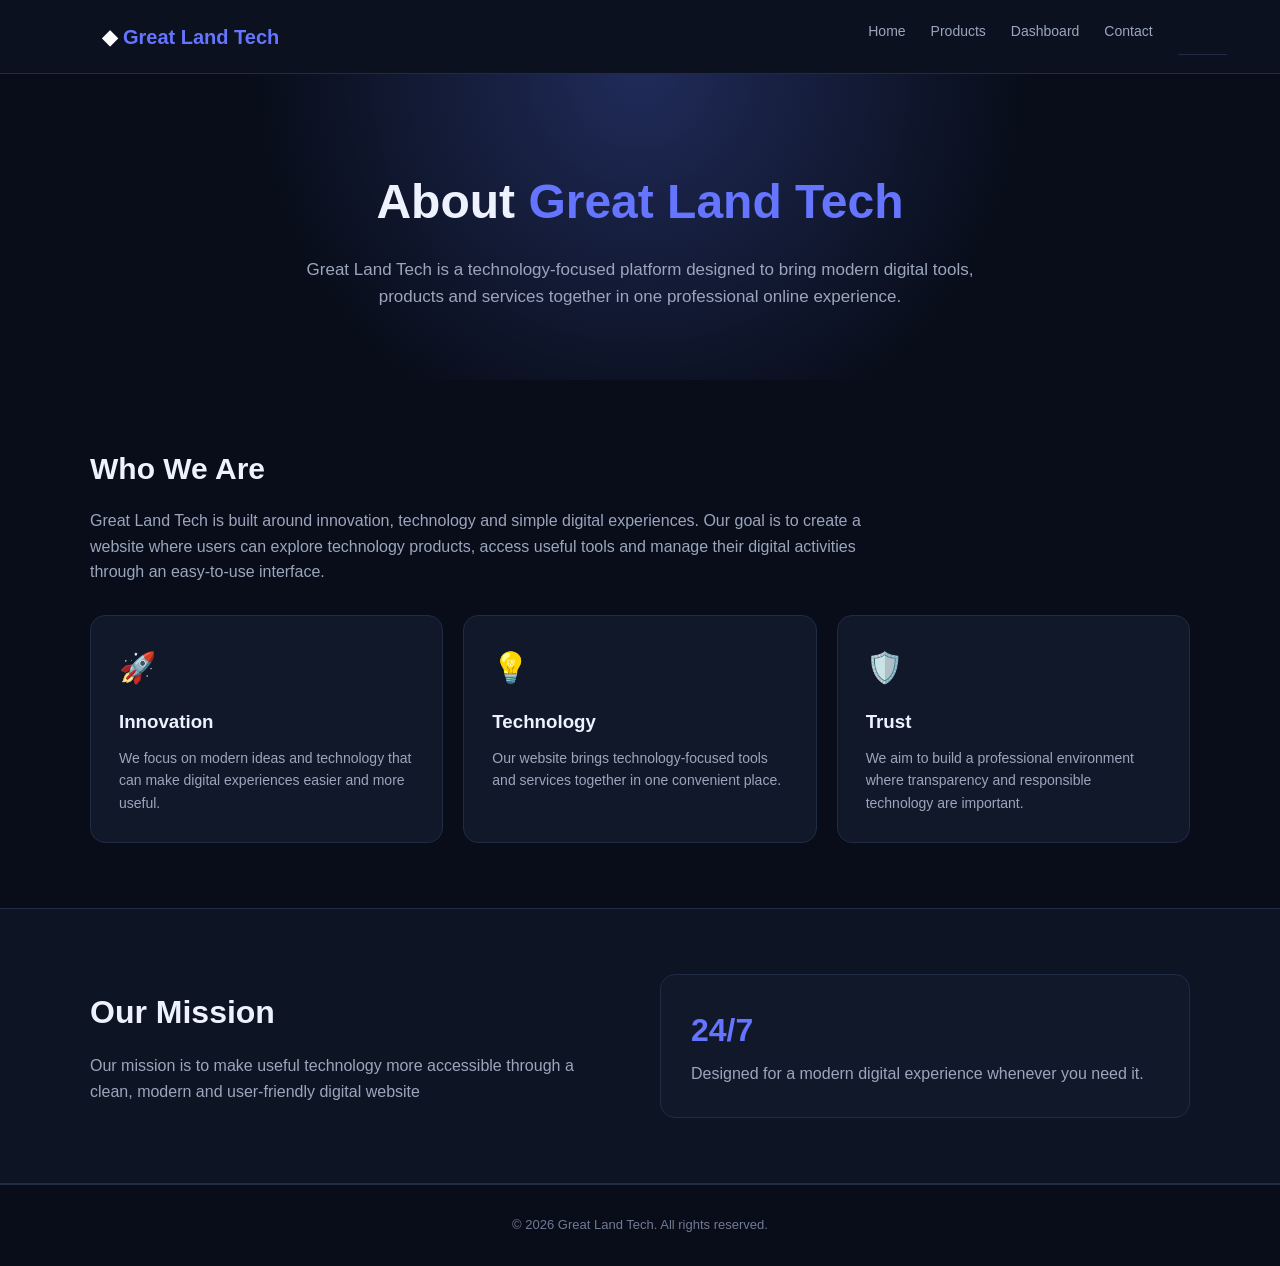
<file: about.html>
<!DOCTYPE html>
<html lang="en">
<head>
    <meta charset="UTF-8">
    <meta name="viewport" content="width=device-width, initial-scale=1.0">

    <title>About Us - Great Land Tech</title>

    <style>
        * {
            box-sizing: border-box;
            margin: 0;
            padding: 0;
        }

        body {
            font-family: Arial, Helvetica, sans-serif;
            background: #080d19;
            color: #eef2ff;
            line-height: 1.6;
        }

        /* NAVIGATION */
        nav {
            background: #0b111f;
            border-bottom: 1px solid #202b45;
            padding: 18px 8%;
            display: flex;
            justify-content: space-between;
            align-items: center;
        }

        .logo {
            font-size: 20px;
            font-weight: bold;
            color: white;
        }

        .logo span {
            color: #6575ff;
        }

        nav ul {
            display: flex;
            list-style: none;
            gap: 25px;
        }

        nav a {
            color: #9ba6bd;
            text-decoration: none;
            font-size: 14px;
            transition: 0.3s;
        }

        nav a:hover,
        nav a.active {
            color: white;
        }

        /* HERO */
        .hero {
            text-align: center;
            padding: 90px 20px 70px;
            background:
                radial-gradient(circle at top, #202b59, transparent 55%);
        }

        .hero h1 {
            font-size: 48px;
            margin-bottom: 15px;
        }

        .hero h1 span {
            color: #6575ff;
        }

        .hero p {
            max-width: 700px;
            margin: auto;
            color: #9ba6bd;
            font-size: 17px;
        }

        /* CONTENT */
        .container {
            width: 90%;
            max-width: 1100px;
            margin: auto;
        }

        .section {
            padding: 65px 0;
        }

        .section h2 {
            font-size: 30px;
            margin-bottom: 15px;
        }

        .section p {
            color: #9ba6bd;
            max-width: 800px;
        }

        /* CARDS */
        .cards {
            display: grid;
            grid-template-columns: repeat(3, 1fr);
            gap: 20px;
            margin-top: 30px;
        }

        .card {
            background: #11182a;
            border: 1px solid #202b45;
            border-radius: 15px;
            padding: 28px;
            transition: 0.3s;
        }

        .card:hover {
            transform: translateY(-5px);
            border-color: #6575ff;
        }

        .card .icon {
            font-size: 30px;
            margin-bottom: 15px;
        }

        .card h3 {
            margin-bottom: 10px;
        }

        .card p {
            font-size: 14px;
        }

        /* MISSION */
        .mission {
            background: #0d1424;
            border-top: 1px solid #202b45;
            border-bottom: 1px solid #202b45;
        }

        .mission-box {
            display: grid;
            grid-template-columns: 1fr 1fr;
            gap: 40px;
            align-items: center;
        }

        .mission-box h2 {
            font-size: 32px;
        }

        .highlight {
            background: #11182a;
            border: 1px solid #202b45;
            border-radius: 15px;
            padding: 30px;
        }

        .highlight strong {
            display: block;
            font-size: 32px;
            color: #6575ff;
            margin-bottom: 5px;
        }

        /* FOOTER */
        footer {
            text-align: center;
            padding: 30px;
            background: #080d19;
            border-top: 1px solid #202b45;
            color: #6f7b93;
            font-size: 13px;
        }

        /* MOBILE */
        @media (max-width: 750px) {

            nav {
                flex-direction: column;
                gap: 15px;
            }

            nav ul {
                gap: 12px;
                flex-wrap: wrap;
                justify-content: center;
            }

            .hero h1 {
                font-size: 36px;
            }

            .cards {
                grid-template-columns: 1fr;
            }

            .mission-box {
                grid-template-columns: 1fr;
            }
        }
    </style>
</head>

<body>

    <!-- NAVIGATION -->
    <nav>

        <div class="logo">
            ◆ <span>Great Land Tech</span>
        </div>

        <ul>
            <li><a href="index.html">Home</a></li>
            <li><a href="product.html">Products</a></li>
            <li><a href="dashboard.html">Dashboard</a></li>
            <li><a href="contact.html">Contact</a></li>
         <nav> 
            <a href="index.html"></a>
            <a href="product.html"></a>
            <a href="dashboard.html"></a>
        
        </nav>
        </ul>

    </nav>


    <!-- HERO -->
    <section class="hero">

        <h1>About <span>Great Land Tech</span></h1>

        <p>
            Great Land Tech is a technology-focused platform designed
            to bring modern digital tools, products and services together
            in one professional online experience.
        </p>

    </section>


    <!-- WHO WE ARE -->
    <section class="section">

        <div class="container">

            <h2>Who We Are</h2>

            <p>
                Great Land Tech is built around innovation, technology
                and simple digital experiences. Our goal is to create
                a website where users can explore technology products,
                access useful tools and manage their digital activities
                through an easy-to-use interface.
            </p>


            <div class="cards">

                <div class="card">
                    <div class="icon">🚀</div>
                    <h3>Innovation</h3>

                    <p>
                        We focus on modern ideas and technology that
                        can make digital experiences easier and more
                        useful.
                    </p>
                </div>


                <div class="card">
                    <div class="icon">💡</div>
                    <h3>Technology</h3>

                    <p>
                        Our website brings technology-focused tools
                        and services together in one convenient place.
                    </p>
                </div>


                <div class="card">
                    <div class="icon">🛡️</div>
                    <h3>Trust</h3>

                    <p>
                        We aim to build a professional environment
                        where transparency and responsible technology
                        are important.
                    </p>
                </div>

            </div>

        </div>

    </section>


    <!-- MISSION -->
    <section class="section mission">

        <div class="container">

            <div class="mission-box">

                <div>
                    <h2>Our Mission</h2>

                    <p>
                        Our mission is to make useful technology more
                        accessible through a clean, modern and
                        user-friendly digital website
                    </p>
                </div>


                <div class="highlight">

                    <strong>24/7</strong>

                    <p>
                        Designed for a modern digital experience
                        whenever you need it.
                    </p>

                </div>

            </div>

        </div>

    </section>


    <!-- FOOTER -->
    <footer>

        © 2026 Great Land Tech. All rights reserved.

    </footer>

</body>
</html>
</file>
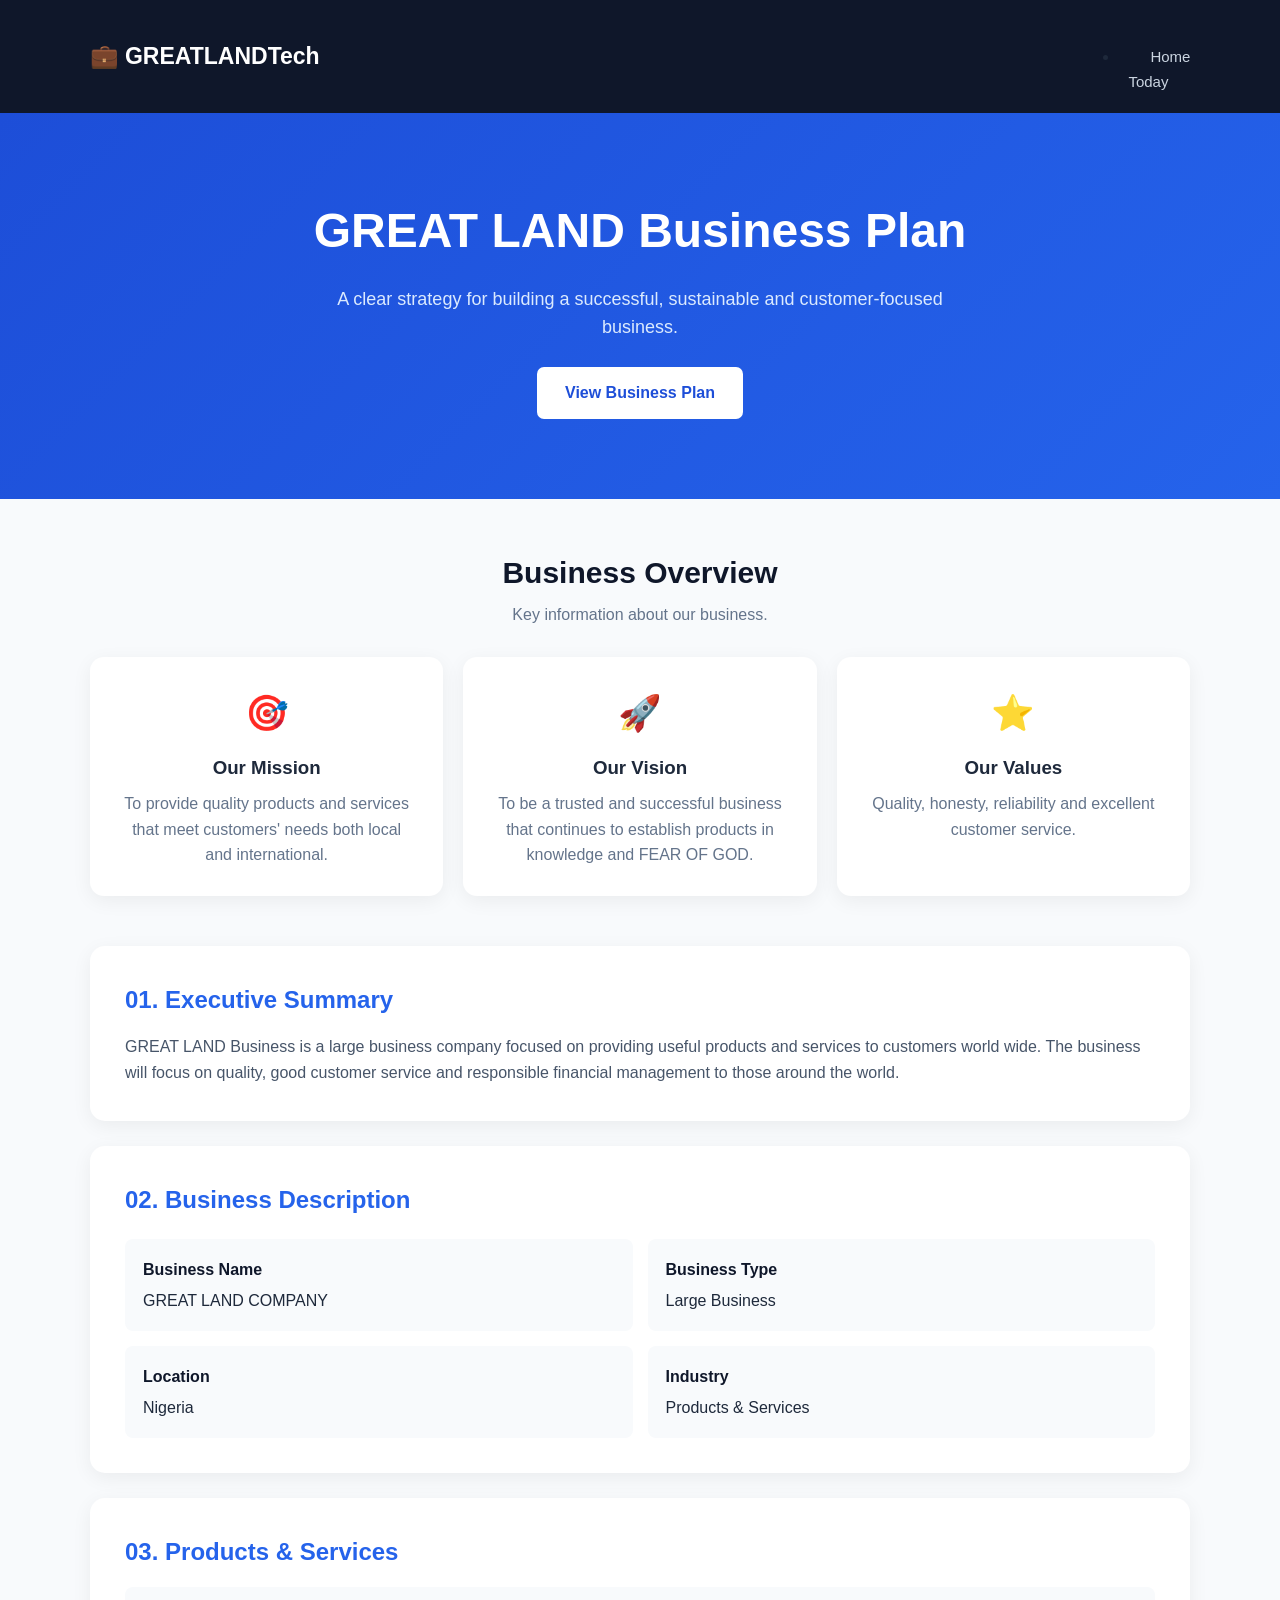
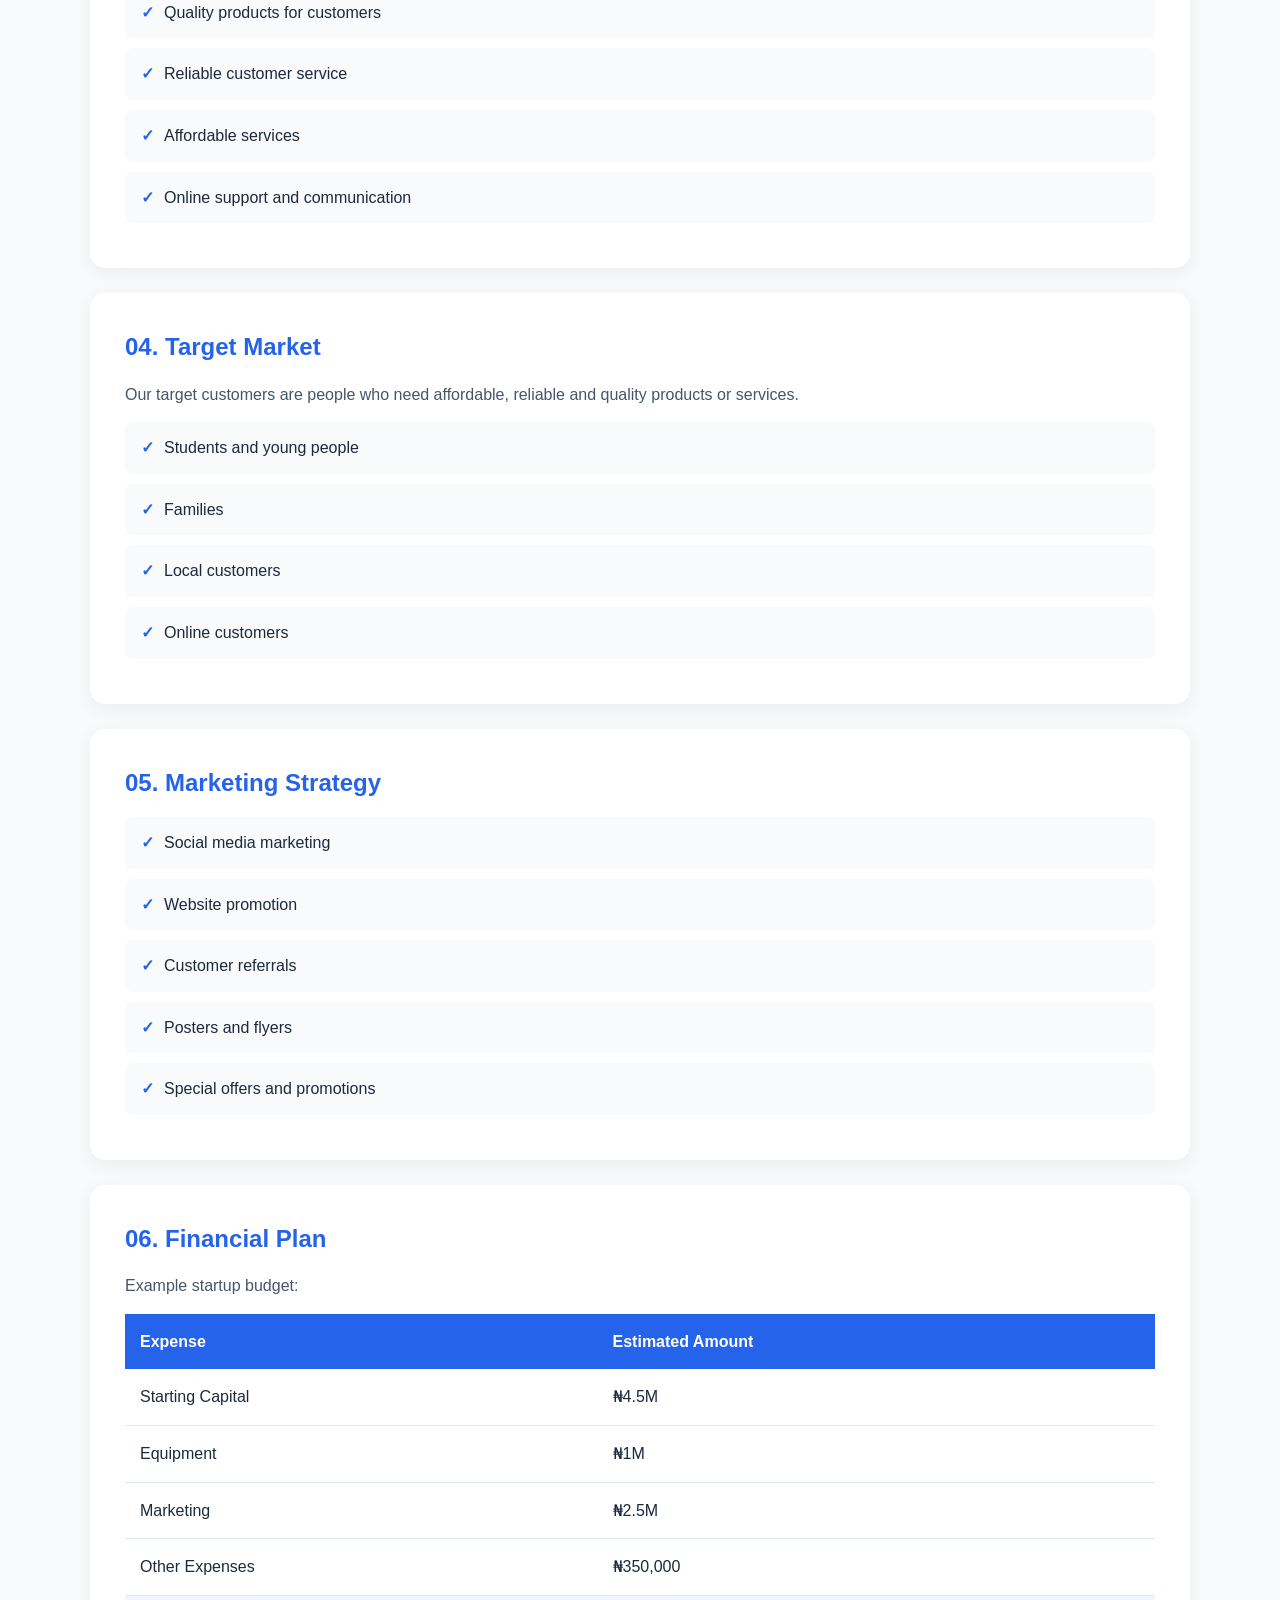
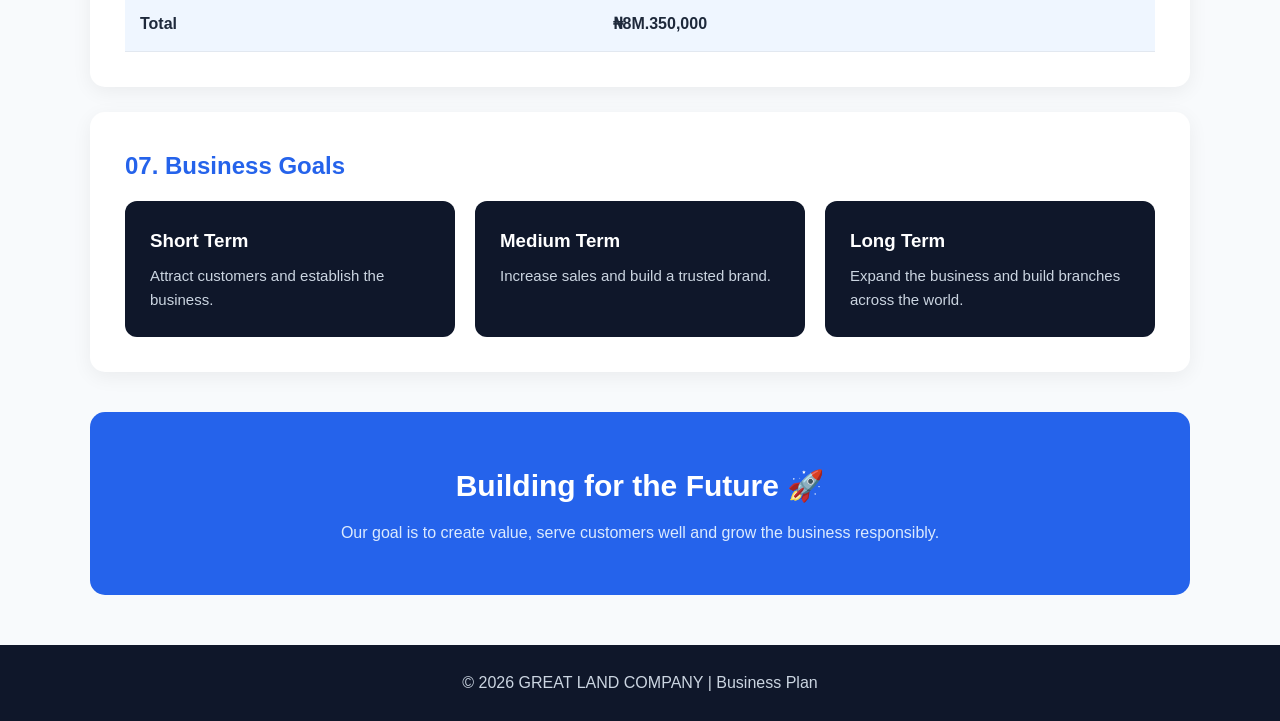
<file: business-plan.html>
<!DOCTYPE html>
<html lang="en">
<head>
    <meta charset="UTF-8">
    <meta name="viewport" content="width=device-width, initial-scale=1.0">

    <title>Business Plan | GREAT LAND COMPANY</title>

    <style>
        * {
            margin: 0;
            padding: 0;
            box-sizing: border-box;
        }

        body {
            font-family: Arial, Helvetica, sans-serif;
            background: #f8fafc;
            color: #1e293b;
            line-height: 1.6;
        }

        /* NAVIGATION */
        nav {
            background: #0f172a;
            padding: 18px 7%;
            display: flex;
            justify-content: space-between;
            align-items: center;
        }

        .logo {
            color: white;
            font-size: 23px;
            font-weight: bold;
        }

        nav a {
            color: #cbd5e1;
            text-decoration: none;
            margin-left: 25px;
            font-size: 15px;
        }

        nav a:hover {
            color: white;
        }

        /* HERO */
        .hero {
            background: linear-gradient(135deg, #1d4ed8, #2563eb);
            color: white;
            padding: 80px 20px;
            text-align: center;
        }

        .hero h1 {
            font-size: 48px;
            margin-bottom: 15px;
        }

        .hero p {
            max-width: 650px;
            margin: auto;
            font-size: 18px;
            color: #dbeafe;
        }

        .hero-button {
            display: inline-block;
            margin-top: 25px;
            padding: 13px 28px;
            background: white;
            color: #1d4ed8;
            text-decoration: none;
            border-radius: 7px;
            font-weight: bold;
        }

        /* CONTAINER */
        .container {
            width: 92%;
            max-width: 1100px;
            margin: 50px auto;
        }

        /* SECTION TITLE */
        .section-title {
            text-align: center;
            margin-bottom: 30px;
        }

        .section-title h2 {
            font-size: 30px;
            color: #0f172a;
        }

        .section-title p {
            color: #64748b;
            margin-top: 5px;
        }

        /* OVERVIEW CARDS */
        .overview {
            display: grid;
            grid-template-columns: repeat(3, 1fr);
            gap: 20px;
            margin-bottom: 50px;
        }

        .overview-card {
            background: white;
            padding: 28px;
            border-radius: 14px;
            text-align: center;
            box-shadow: 0 5px 20px rgba(0,0,0,0.06);
        }

        .overview-card .icon {
            font-size: 35px;
            margin-bottom: 12px;
        }

        .overview-card h3 {
            margin-bottom: 8px;
        }

        .overview-card p {
            color: #64748b;
        }

        /* CONTENT CARD */
        .card {
            background: white;
            padding: 35px;
            border-radius: 15px;
            margin-bottom: 25px;
            box-shadow: 0 5px 20px rgba(0,0,0,0.06);
        }

        .card h2 {
            color: #2563eb;
            margin-bottom: 15px;
        }

        .card p {
            color: #475569;
        }

        /* BUSINESS INFO */
        .info-grid {
            display: grid;
            grid-template-columns: repeat(2, 1fr);
            gap: 15px;
            margin-top: 20px;
        }

        .info {
            background: #f8fafc;
            padding: 18px;
            border-radius: 8px;
        }

        .info strong {
            display: block;
            color: #0f172a;
            margin-bottom: 5px;
        }

        /* LIST */
        .list {
            list-style: none;
            margin-top: 15px;
        }

        .list li {
            background: #f8fafc;
            padding: 13px 16px;
            margin-bottom: 10px;
            border-radius: 8px;
        }

        .list li::before {
            content: "✓";
            color: #2563eb;
            font-weight: bold;
            margin-right: 10px;
        }

        /* FINANCIAL TABLE */
        .table-container {
            overflow-x: auto;
        }

        table {
            width: 100%;
            border-collapse: collapse;
            margin-top: 15px;
        }

        th {
            background: #2563eb;
            color: white;
            padding: 15px;
            text-align: left;
        }

        td {
            padding: 15px;
            border-bottom: 1px solid #e2e8f0;
        }

        tr:hover {
            background: #f8fafc;
        }

        .total {
            font-weight: bold;
            background: #eff6ff;
        }

        /* GOALS */
        .goals {
            display: grid;
            grid-template-columns: repeat(3, 1fr);
            gap: 20px;
        }

        .goal {
            background: #0f172a;
            color: white;
            padding: 25px;
            border-radius: 12px;
        }

        .goal h3 {
            margin-bottom: 8px;
        }

        .goal p {
            color: #cbd5e1;
            font-size: 15px;
        }

        /* CTA */
        .cta {
            background: #2563eb;
            color: white;
            text-align: center;
            padding: 50px 20px;
            border-radius: 15px;
            margin-top: 40px;
        }

        .cta h2 {
            font-size: 30px;
            margin-bottom: 10px;
        }

        .cta p {
            color: #dbeafe;
        }

        /* FOOTER */
        footer {
            background: #0f172a;
            color: #cbd5e1;
            text-align: center;
            padding: 25px;
            margin-top: 50px;
        }

        /* MOBILE */
        @media (max-width: 800px) {

            nav {
                flex-direction: column;
                gap: 15px;
            }

            nav a {
                margin: 0 8px;
            }

            .hero h1 {
                font-size: 35px;
            }

            .overview,
            .goals {
                grid-template-columns: 1fr;
            }

            .info-grid {
                grid-template-columns: 1fr;
            }
        }
    </style>
</head>

<body>

    <!-- NAVIGATION -->
    <nav>
        <div class="logo">💼 GREATLANDTech</div>

        <div>
            <a href="index.html"></a>
            <li><a href="index.html">Home</a></li>
            <a href="today.html">Today</a>
            
        </div>
    </nav>


    <!-- HERO -->
    <section class="hero">

        <h1>GREAT LAND Business Plan</h1>

        <p>
            A clear strategy for building a successful,
            sustainable and customer-focused business.
        </p>

        <a href="#plan" class="hero-button">
            View Business Plan
        </a>

    </section>


    <main class="container" id="plan">

        <!-- OVERVIEW -->
        <div class="section-title">
            <h2>Business Overview</h2>
            <p>Key information about our business.</p>
        </div>

        <section class="overview">

            <div class="overview-card">
                <div class="icon">🎯</div>
                <h3>Our Mission</h3>
                <p>
                    To provide quality products and services
                    that meet customers' needs both local and international.
                </p>
            </div>

            <div class="overview-card">
                <div class="icon">🚀</div>
                <h3>Our Vision</h3>
                <p>
                    To be a trusted and successful business
                    that continues to establish products in knowledge and FEAR OF GOD.
                </p>
            </div>

            <div class="overview-card">
                <div class="icon">⭐</div>
                <h3>Our Values</h3>
                <p>
                    Quality, honesty, reliability and excellent
                    customer service.
                </p>
            </div>

        </section>


        <!-- EXECUTIVE SUMMARY -->
        <section class="card">

            <h2>01. Executive Summary</h2>

            <p>
                GREAT LAND Business is a large business company focused on providing
                useful products and services to customers world wide. The business
                will focus on quality, good customer service and
                responsible financial management to those around the world.
            </p>

        </section>


        <!-- BUSINESS DESCRIPTION -->
        <section class="card">

            <h2>02. Business Description</h2>

            <div class="info-grid">

                <div class="info">
                    <strong>Business Name</strong>
                    GREAT LAND COMPANY
                </div>

                <div class="info">
                    <strong>Business Type</strong>
                    Large Business
                </div>

                <div class="info">
                    <strong>Location</strong>
                    Nigeria

                </div>

                <div class="info">
                    <strong>Industry</strong>
                    Products & Services
                </div>

            </div>

        </section>


        <!-- PRODUCTS -->
        <section class="card">

            <h2>03. Products & Services</h2>

            <ul class="list">
                <li>Quality products for customers</li>
                <li>Reliable customer service</li>
                <li>Affordable services</li>
                <li>Online support and communication</li>
            </ul>

        </section>


        <!-- TARGET MARKET -->
        <section class="card">

            <h2>04. Target Market</h2>

            <p>
                Our target customers are people who need affordable,
                reliable and quality products or services.
            </p>

            <ul class="list">
                <li>Students and young people</li>
                <li>Families</li>
                <li>Local customers</li>
                <li>Online customers</li>
            </ul>

        </section>


        <!-- MARKETING -->
        <section class="card">

            <h2>05. Marketing Strategy</h2>

            <ul class="list">
                <li>Social media marketing</li>
                <li>Website promotion</li>
                <li>Customer referrals</li>
                <li>Posters and flyers</li>
                <li>Special offers and promotions</li>
            </ul>

        </section>


        <!-- FINANCIAL PLAN -->
        <section class="card">

            <h2>06. Financial Plan</h2>

            <p>
                Example startup budget:
            </p>

            <div class="table-container">

                <table>

                    <tr>
                        <th>Expense</th>
                        <th>Estimated Amount</th>
                    </tr>

                    <tr>
                        <td>Starting Capital</td>
                        <td>₦4.5M</td>
                    </tr>

                    <tr>
                        <td>Equipment</td>
                        <td>₦1M</td>
                    </tr>

                    <tr>
                        <td>Marketing</td>
                        <td>₦2.5M</td>
</tr>

                    <tr>
                        <td>Other Expenses</td>
                        <td>₦350,000</td>
                    </tr>

                    <tr class="total">
                        <td>Total</td>
                        <td>₦8M.350,000</td>
                    </tr>

                </table>

            </div>

        </section>


        <!-- GOALS -->
        <section class="card">

            <h2>07. Business Goals</h2>

            <div class="goals">

                <div class="goal">
                    <h3>Short Term</h3>
                    <p>
                        Attract customers and establish the business.
                    </p>
                </div>

                <div class="goal">
                    <h3>Medium Term</h3>
                    <p>
                        Increase sales and build a trusted brand.
                    </p>
                </div>

                <div class="goal">
                    <h3>Long Term</h3>
                    <p>
                        Expand the business and build branches across the world.
                    </p>
                </div>

            </div>

        </section>


        <!-- CALL TO ACTION -->
        <section class="cta">

            <h2>Building for the Future 🚀</h2>

            <p>
                Our goal is to create value, serve customers well
                and grow the business responsibly.
            </p>

        </section>

    </main>


    <!-- FOOTER -->
    <footer>

        <p>© 2026 GREAT LAND COMPANY | Business Plan</p>

    </footer>

</body>
</html>
</file>
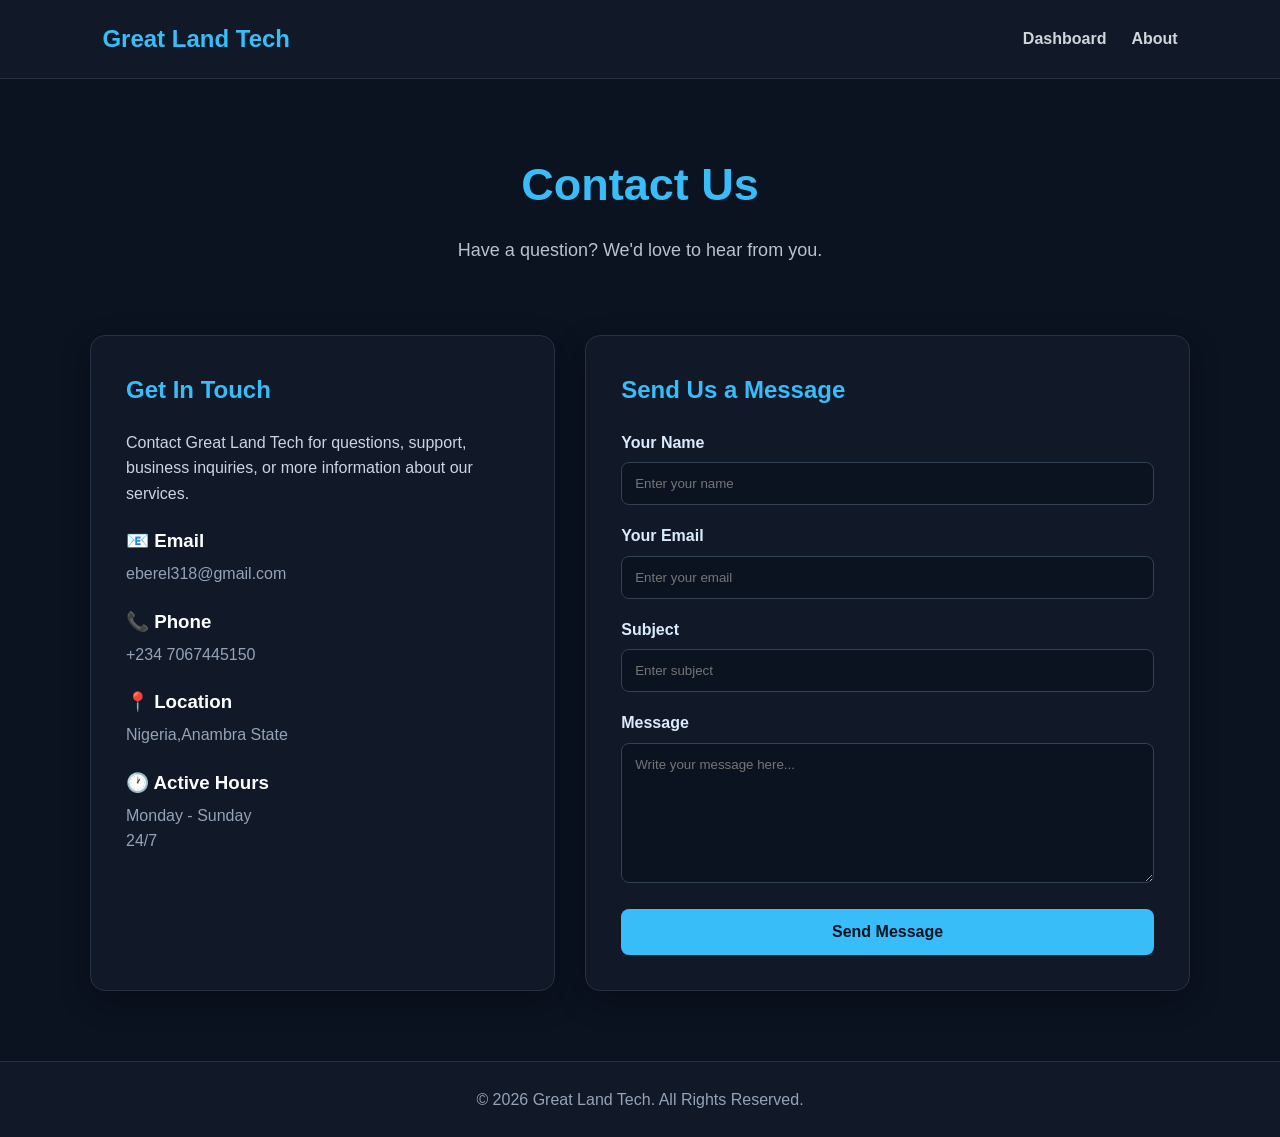
<file: contact.html>
<!DOCTYPE html>
<html lang="en">
<head>
    <meta charset="UTF-8">
    <meta name="viewport" content="width=device-width, initial-scale=1.0">

    <title>Contact Us - Great Land Tech</title>

    <style>
        * {
            margin: 0;
            padding: 0;
            box-sizing: border-box;
            font-family: Arial, sans-serif;
        }

        body {
            background: #0b1220;
            color: white;
            line-height: 1.6;
        }

        /* Navigation */
        nav {
            background: #111827;
            padding: 20px 8%;
            display: flex;
            justify-content: space-between;
            align-items: center;
            border-bottom: 1px solid #263244;
        }

        .logo {
            font-size: 24px;
            font-weight: bold;
            color: #38bdf8;
        }

        nav ul {
            list-style: none;
            display: flex;
            gap: 25px;
        }

        nav ul li a {
            color: #d1d5db;
            text-decoration: none;
            font-weight: bold;
            transition: 0.3s;
        }

        nav ul li a:hover {
            color: #38bdf8;
        }

        /* Hero */
        .hero {
            text-align: center;
            padding: 70px 20px 40px;
        }

        .hero h1 {
            font-size: 45px;
            margin-bottom: 15px;
            color: #38bdf8;
        }

        .hero p {
            color: #b8c2d1;
            font-size: 18px;
        }

        /* Contact Section */
        .contact-container {
            width: 90%;
            max-width: 1100px;
            margin: 30px auto 70px;
            display: grid;
            grid-template-columns: 1fr 1.3fr;
            gap: 30px;
        }

        .contact-info,
        .contact-form {
            background: #111827;
            padding: 35px;
            border-radius: 15px;
            border: 1px solid #263244;
            box-shadow: 0 10px 30px rgba(0, 0, 0, 0.25);
        }

        .contact-info h2,
        .contact-form h2 {
            margin-bottom: 20px;
            color: #38bdf8;
        }

        .contact-info p {
            color: #cbd5e1;
            margin-bottom: 20px;
        }

        .info-box {
            margin: 20px 0;
        }

        .info-box h3 {
            color: white;
            margin-bottom: 5px;
        }

        .info-box p {
            margin: 0;
            color: #94a3b8;
        }

        /* Form */
        .contact-form label {
            display: block;
            margin-bottom: 7px;
            color: #dbeafe;
            font-weight: bold;
        }

        .contact-form input,
        .contact-form textarea {
            width: 100%;
            padding: 13px;
            margin-bottom: 18px;
            background: #0b1220;
            color: white;
            border: 1px solid #334155;
            border-radius: 8px;
            outline: none;
        }

        .contact-form input:focus,
        .contact-form textarea:focus {
            border-color: #38bdf8;
        }

        .contact-form textarea {
            height: 140px;
            resize: vertical;
        }

        .submit-btn {
            width: 100%;
            padding: 14px;
            border: none;
            border-radius: 8px;
            background: #38bdf8;
            color: #06121f;
            font-size: 16px;
            font-weight: bold;
            cursor: pointer;
            transition: 0.3s;
        }

        .submit-btn:hover {
            background: #0ea5e9;
            transform: translateY(-2px);
        }

        /* Footer */
        footer {
            text-align: center;
            padding: 25px;
            background: #111827;
            border-top: 1px solid #263244;
            color: #94a3b8;
        }

        /* Mobile */
        @media (max-width: 768px) {
            nav {
                flex-direction: column;
                gap: 15px;
            }

            nav ul {
                flex-wrap: wrap;
                justify-content: center;
            }

            .hero h1 {
                font-size: 35px;
            }

            .contact-container {
                grid-template-columns: 1fr;
            }
        }
    </style>
</head>

<body>

    <!-- Navigation -->
    <nav>
        <div class="logo">Great Land Tech</div>

        <ul>
            <a href="dahboard.html"></a>
            <a href="products.html"></a>
            <li><a href="product.html"></a></li>
            <li><a href="dahboard.html">Dashboard</a></li>
            <li><a href="about.html">About</a></li>

        </ul>
    </nav>

    <!-- Hero -->
    <section class="hero">
        <h1>Contact Us</h1>
        <p>Have a question? We'd love to hear from you.</p>
    </section>

    <!-- Contact Content -->
    <section class="contact-container">

        <!-- Contact Information -->
        <div class="contact-info">
            <h2>Get In Touch</h2>

            <p>
                Contact Great Land Tech for questions, support,
                business inquiries, or more information about our services.
            </p>

            <div class="info-box">
                <h3>📧 Email</h3>
                <p>eberel318@gmail.com</p>
            </div>

            <div class="info-box">
                <h3>📞 Phone</h3>
                <p>+234 7067445150</p>
            </div>

            <div class="info-box">
                <h3>📍 Location</h3>
                <p>Nigeria,Anambra State</p>
            </div>

            <div class="info-box">
                <h3>🕐 Active Hours</h3>
                <p>Monday - Sunday</p>
                <p>24/7</p>
            </div>
        </div>

        <!-- Contact Form -->
        <div class="contact-form">
            <h2>Send Us a Message</h2>

            <form onsubmit="sendMessage(event)">

                <label for="name">Your Name</label>
                <input
                    type="text"
                    id="name"
                    placeholder="Enter your name"
                    required
                >

                <label for="email">Your Email</label>
                <input
                    type="email"
                    id="email"
                    placeholder="Enter your email"
                    required
                >

                <label for="subject">Subject</label>
                <input
                    type="text"
                    id="subject"
                    placeholder="Enter subject"
                    required
                >

                <label for="message">Message</label>
                <textarea
                    id="message"
                    placeholder="Write your message here..."
                    required
                ></textarea>

                <button type="submit" class="submit-btn">
                    Send Message
                </button>

            </form>
        </div>

    </section>

    <!-- Footer -->
    <footer>
        <p>© 2026 Great Land Tech. All Rights Reserved.</p>
    </footer>

    <!-- JavaScript -->
    <script>
        function sendMessage(event) {
            event.preventDefault();

            alert("Thank you! Your message has been received.");

            document.querySelector("form").reset();
        }
    </script>

</body>
</html>
</file>
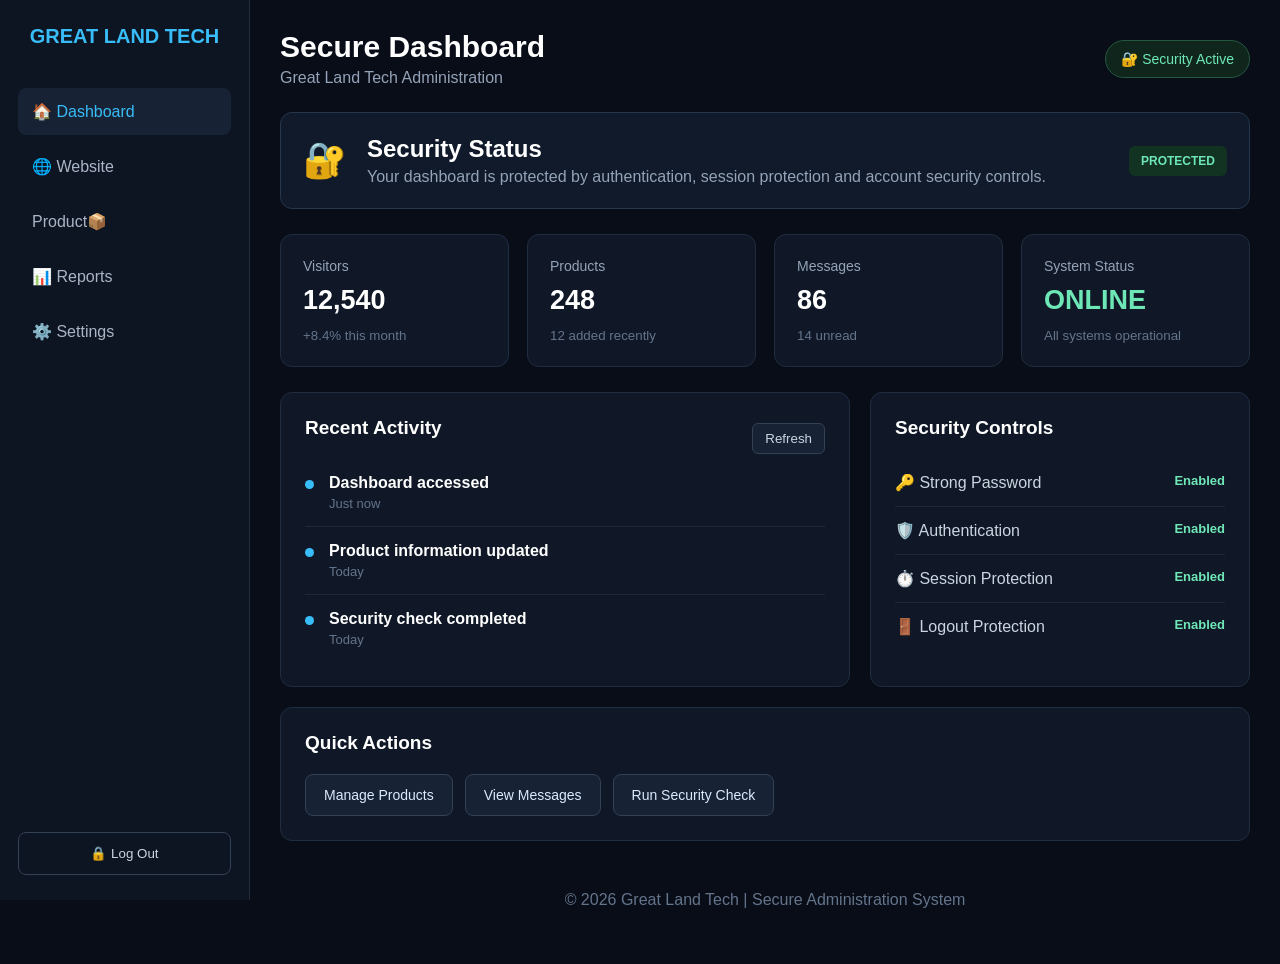
<file: dashboard.html>
<!DOCTYPE html>
<html lang="en">
<head>
    <meta charset="UTF-8">

    <!-- Basic browser security -->
    <meta name="viewport" content="width=device-width, initial-scale=1.0">

    <meta
        name="description"
        content="Great Land Tech secure administration dashboard"
    >

    <title>Great Land Tech - Secure Dashboard</title>

    <link rel="stylesheet" href="dashboard.css">
</head>

<body>

    <!-- SIDEBAR -->
    <aside class="sidebar">

        <div class="logo">
            GREAT LAND TECH
        </div>

        <nav>
            <a href="dashboard.html" class="active">
                🏠 Dashboard
            </a>

            <a href="index.html">
                🌐 Website
            </a>

                <a href="products.html">Product📦 </a>
            </a>

            <a href="#">
                📊 Reports
            </a>

                <a href="settings.html" class="settings-button">
             ⚙️ Settings
             </a>
    
        </nav>

        <button class="logout-btn" onclick="logout()">
            🔒 Log Out
        </button>

    </aside>


    <!-- MAIN CONTENT -->
    <main class="main">

        <!-- TOP BAR -->
        <header class="topbar">

            <div>
                <h1>Secure Dashboard</h1>
                <p>Great Land Tech Administration</p>
            </div>

            <div class="security-status">
                🔐 Security Active
            </div>

        </header>


        <!-- SECURITY WARNING -->
        <section class="security-card">

            <div class="security-icon">
                🔐
            </div>

            <div>
                <h2>Security Status</h2>

                <p>
                    Your dashboard is protected by authentication,
                    session protection and account security controls.
                </p>
            </div>

            <span class="protected">
                PROTECTED
            </span>

        </section>


        <!-- STATISTICS -->
        <section class="stats">

            <div class="stat-card">
                <span>Visitors</span>
                <strong>12,540</strong>
                <small>+8.4% this month</small>
            </div>

            <div class="stat-card">
                <span>Products</span>
                <strong>248</strong>
                <small>12 added recently</small>
            </div>

            <div class="stat-card">
                <span>Messages</span>
                <strong>86</strong>
                <small>14 unread</small>
            </div>

            <div class="stat-card">
                <span>System Status</span>
                <strong class="online">ONLINE</strong>
                <small>All systems operational</small>
            </div>

        </section>


        <!-- DASHBOARD GRID -->
        <section class="dashboard-grid">

            <!-- ACTIVITY -->
            <div class="panel">

                <div class="panel-header">
                    <h2>Recent Activity</h2>
                    <button onclick="refreshActivity()">
                        Refresh
                    </button>
                </div>

                <div id="activity">

                    <div class="activity">
                        <span class="dot"></span>
                        <div>
                            <strong>Dashboard accessed</strong>
                            <p>Just now</p>
                        </div>
                    </div>

                    <div class="activity">
                        <span class="dot"></span>
                        <div>
                            <strong>Product information updated</strong>
                            <p>Today</p>
                        </div>
                    </div>

                    <div class="activity">
                        <span class="dot"></span>
                        <div>
                            <strong>Security check completed</strong>
                            <p>Today</p>
                        </div>
                    </div>

                </div>

            </div>


            <!-- SECURITY -->
            <div class="panel">

                <h2>Security Controls</h2>

                <div class="security-item">
                    <span>🔑 Strong Password</span>
                    <b>Enabled</b>
                </div>

                <div class="security-item">
                    <span>🛡️ Authentication</span>
                    <b>Enabled</b>
                </div>

                <div class="security-item">
                    <span>⏱️ Session Protection</span>
                    <b>Enabled</b>
                </div>

                <div class="security-item">
                    <span>🚪 Logout Protection</span>
                    <b>Enabled</b>
                </div>

            </div>

        </section>


        <!-- QUICK ACTIONS -->
        <section class="panel quick-actions">

            <h2>Quick Actions</h2>

            <div class="buttons">

                <a href="product.html">
                    Manage Products
                </a>

                <a href="contact.html">
                    View Messages
                </a>

                <button onclick="securityCheck()">
                    Run Security Check
                </button>

            </div>

        </section>


        <!-- FOOTER -->
        <footer>
            <p>
                © 2026 Great Land Tech |
                Secure Administration System
            </p>
        </footer>

    </main>


    <!-- JAVASCRIPT -->
    <script>

        /*
         * SECURITY NOTE:
         * This JavaScript is only a front-end demonstration.
         * Do NOT store real passwords in this file.
         */

        function securityCheck() {

            alert(
                "Security check completed.\n\n" +
                "✓ Dashboard connection checked\n" +
                "✓ Session status checked\n" +
                "✓ Security controls checked"
            );
        }


        function refreshActivity() {

            alert("Activity information refreshed.");
        }


        function logout() {

            const confirmLogout =
                confirm("Are you sure you want to log out?");

            if (confirmLogout) {

                /*
                 * In a real application this should call
                 * the server to destroy the user's session.
                 */

                window.location.href = "index.html";
            }
        }

    </script>

</body>
</html>
</file>
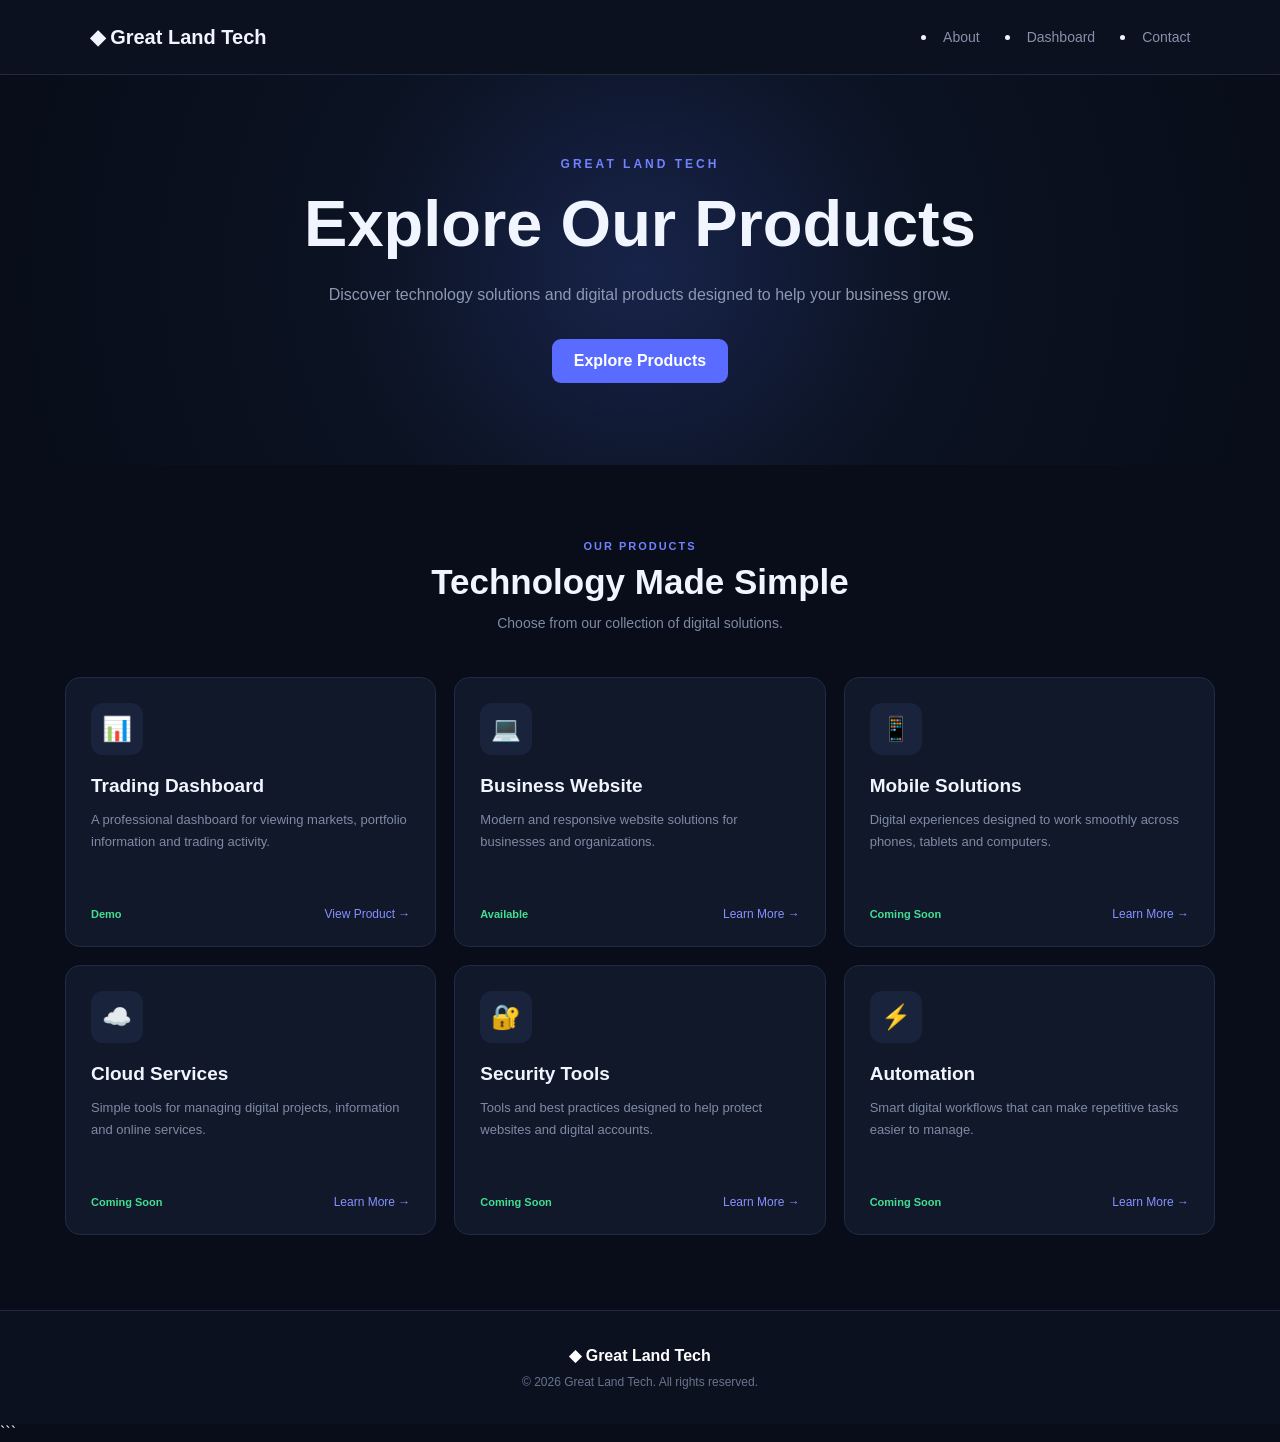
<file: products.html>
<!DOCTYPE html>
<html lang="en">
<head>
    <meta charset="UTF-8">
    <meta name="viewport" content="width=device-width, initial-scale=1.0">

    <title>Great Land Tech - Products</title>

    <!-- Connect your CSS file -->
    <link rel="stylesheet" href="product.css">
</head>

<body>

    <!-- HEADER -->
    <header class="header">

        <div class="logo">
            ◆ Great Land Tech
        </div>

        <nav>
            <a href="product.html"></a>
            <a href="contact.html"></a>
            <a href="about.html"></a>
            <li><a href="about.html">About</a></li>
            <li><a href="dashboard.html">Dashboard</a></li>
            <li><a href="contact.html">Contact</a></li>
        </nav>

    </header>


    <!-- HERO SECTION -->
    <section class="hero">

        <div class="hero-content">

            <p class="tag">GREAT LAND TECH</p>

            <h1>Explore Our Products</h1>

            <p>
                Discover technology solutions and digital products
                designed to help your business grow.
            </p>

            <a href="#products" class="hero-button">
                Explore Products
            </a>

        </div>

    </section>


    <!-- PRODUCTS -->
    <section class="products" id="products">

        <div class="section-title">

            <p>OUR PRODUCTS</p>

            <h2>Technology Made Simple</h2>

            <span>
                Choose from our collection of digital solutions.
            </span>

        </div>


        <div class="product-grid">


            <!-- PRODUCT 1 -->
            <article class="product-card">

                <div class="product-icon">
                    📊
                </div>

                <h3>Trading Dashboard</h3>

                <p>
                    A professional dashboard for viewing markets,
                    portfolio information and trading activity.
                </p>

                <div class="product-bottom">

                    <strong>Demo</strong>

                    <a href="index.html">
                        View Product →
                    </a>

                </div>

            </article>


            <!-- PRODUCT 2 -->
            <article class="product-card">

                <div class="product-icon">
                    💻
                </div>

                <h3>Business Website</h3>

                <p>
                    Modern and responsive website solutions
                    for businesses and organizations.
                </p>

                <div class="product-bottom">

                    <strong>Available</strong>

                    <a href="#">
                        Learn More →
                    </a>

                </div>

            </article>


            <!-- PRODUCT 3 -->
            <article class="product-card">

                <div class="product-icon">
                    📱
                </div>

                <h3>Mobile Solutions</h3>

                <p>
                    Digital experiences designed to work smoothly
                    across phones, tablets and computers.
                </p>

                <div class="product-bottom">

                    <strong>Coming Soon</strong>

                    <a href="#">
                        Learn More →
                    </a>

                </div>

            </article>


            <!-- PRODUCT 4 -->
            <article class="product-card">

                <div class="product-icon">
                    ☁️
                </div>

                <h3>Cloud Services</h3>

                <p>
                    Simple tools for managing digital projects,
                    information and online services.
                </p>

                <div class="product-bottom">

                    <strong>Coming Soon</strong>

                    <a href="#">
                        Learn More →
                    </a>

                </div>

            </article>


            <!-- PRODUCT 5 -->
            <article class="product-card">

                <div class="product-icon">
                    🔐
                </div>

                <h3>Security Tools</h3>

                <p>
                    Tools and best practices designed to help
                    protect websites and digital accounts.
                </p>

                <div class="product-bottom">

                    <strong>Coming Soon</strong>

                    <a href="#">
                        Learn More →
                    </a>

                </div>

            </article>


            <!-- PRODUCT 6 -->
            <article class="product-card">

                <div class="product-icon">
                    ⚡
                </div>

                <h3>Automation</h3>

                <p>
                    Smart digital workflows that can make
                    repetitive tasks easier to manage.
                </p>

                <div class="product-bottom">

                    <strong>Coming Soon</strong>

                    <a href="#">
                        Learn More →
                    </a>

                </div>

            </article>

        </div>

    </section>


    <!-- FOOTER -->
    <footer>

        <div class="footer-logo">
            ◆ Great Land Tech
        </div>

        <p>
            © 2026 Great Land Tech. All rights reserved.
        </p>

    </footer>


</body>
</html>
```
</file>
<file: dashboard.css>
* {
    margin: 0;
    padding: 0;
    box-sizing: border-box;
    font-family: Arial, sans-serif;
}

body {
    background: #080d18;
    color: #ffffff;
}


/* SIDEBAR */

.sidebar {
    position: fixed;
    left: 0;
    top: 0;

    width: 250px;
    height: 100vh;

    background: #0d1422;
    border-right: 1px solid #202c3d;

    padding: 25px 18px;

    display: flex;
    flex-direction: column;
}

.logo {
    font-size: 20px;
    font-weight: bold;

    color: #38bdf8;

    margin-bottom: 40px;

    text-align: center;
}

nav {
    display: flex;
    flex-direction: column;
    gap: 8px;
}

nav a {
    text-decoration: none;

    color: #aab6c7;

    padding: 14px;

    border-radius: 8px;

    transition: 0.3s;
}

nav a:hover,
nav a.active {
    background: #172235;
    color: #38bdf8;
}

.logout-btn {
    margin-top: auto;

    padding: 13px;

    border: 1px solid #334155;
    border-radius: 8px;

    background: transparent;
    color: #cbd5e1;

    cursor: pointer;
}

.logout-btn:hover {
    background: #1e293b;
}


/* MAIN */

.main {
    margin-left: 250px;

    min-height: 100vh;

    padding: 30px;
}


/* TOP BAR */

.topbar {
    display: flex;

    justify-content: space-between;
    align-items: center;

    margin-bottom: 25px;
}

.topbar h1 {
    font-size: 30px;
}

.topbar p {
    color: #94a3b8;
    margin-top: 5px;
}

.security-status {
    padding: 10px 15px;

    background: #10261d;

    border: 1px solid #24583e;

    border-radius: 20px;

    color: #6ee7b7;

    font-size: 14px;
}


/* SECURITY CARD */

.security-card {
    display: flex;

    align-items: center;

    gap: 20px;

    padding: 22px;

    margin-bottom: 25px;

    background: #101a2a;

    border: 1px solid #26364d;

    border-radius: 12px;
}

.security-icon {
    font-size: 35px;
}

.security-card h2 {
    margin-bottom: 5px;
}

.security-card p {
    color: #94a3b8;
}

.protected {
    margin-left: auto;

    padding: 8px 12px;

    border-radius: 6px;

    background: #123222;

    color: #6ee7b7;

    font-size: 12px;

    font-weight: bold;
}


/* STATISTICS */

.stats {
    display: grid;

    grid-template-columns:
        repeat(4, 1fr);

    gap: 18px;

    margin-bottom: 25px;
}

.stat-card {
    background: #101827;

    border: 1px solid #202d40;

    border-radius: 12px;

    padding: 22px;
}

.stat-card span {
    color: #94a3b8;

    font-size: 14px;
}

.stat-card strong {
    display: block;

    font-size: 27px;

    margin: 10px 0;
}

.stat-card small {
    color: #64748b;
}

.online {
    color: #6ee7b7;
}


/* DASHBOARD GRID */

.dashboard-grid {
    display: grid;

    grid-template-columns:
        1.5fr 1fr;

    gap: 20px;

    margin-bottom: 20px;
}


/* PANELS */

.panel {
    background: #101827;

    border: 1px solid #202d40;

    border-radius: 12px;

    padding: 24px;
}

.panel h2 {
    margin-bottom: 20px;

    font-size: 19px;
}

.panel-header {
    display: flex;

    justify-content: space-between;
    align-items: center;
}

.panel-header button {
    background: #172235;

    color: #cbd5e1;

    border: 1px solid #334155;

    padding: 7px 12px;

    border-radius: 6px;

    cursor: pointer;
}


/* ACTIVITY */

.activity {
    display: flex;

    gap: 15px;

    padding: 15px 0;

    border-bottom: 1px solid #1d2939;
}

.activity:last-child {
    border-bottom: none;
}

.activity p {
    color: #64748b;

    font-size: 13px;

    margin-top: 4px;
}

.dot {
    width: 9px;
    height: 9px;

    margin-top: 6px;

    border-radius: 50%;

    background: #38bdf8;

    flex-shrink: 0;
}


/* SECURITY ITEMS */

.security-item {
    display: flex;

    justify-content: space-between;

    padding: 14px 0;

    border-bottom: 1px solid #1d2939;
}

.security-item:last-child {
    border-bottom: none;
}

.security-item span {
    color: #cbd5e1;
}

.security-item b {
    color: #6ee7b7;

    font-size: 13px;
}


/* QUICK ACTIONS */

.quick-actions {
    margin-bottom: 25px;
}

.buttons {
    display: flex;

    flex-wrap: wrap;

    gap: 12px;
}

.buttons a,
.buttons button {
    text-decoration: none;

    border: 1px solid #334155;

    background: #172235;

    color: #dbeafe;

    padding: 12px 18px;

    border-radius: 8px;

    cursor: pointer;

    font-size: 14px;
}

.buttons a:hover,
.buttons button:hover {
    border-color: #38bdf8;

    color: #38bdf8;
}


/* FOOTER */

footer {
    text-align: center;

    color: #64748b;

    padding: 25px;
}


/* MOBILE */

@media (max-width: 900px) {

    .sidebar {
        position: relative;

        width: 100%;
        height: auto;
    }

    .main {
        margin-left: 0;
    }

    .stats {
        grid-template-columns:
            repeat(2, 1fr);
    }

    .dashboard-grid {
        grid-template-columns: 1fr;
    }

    .logout-btn {
        margin-top: 20px;
    }
}


@media (max-width: 600px) {

    .main {
        padding: 15px;
    }

    .stats {
        grid-template-columns: 1fr;
    }

    .topbar {
        flex-direction: column;

        align-items: flex-start;

        gap: 15px;
    }

    .security-card {
        flex-direction: column;

        align-items: flex-start;
    }

    .protected {
        margin-left: 0;
    }
    .settings-button {
    display: inline-block;
    padding: 12px 20px;
    background: #0ea5e9;
    color: white;
    text-decoration: none;
    border-radius: 8px;
    font-weight: bold;
    transition: 0.3s;
}

.settings-button:hover {
    background: #075985;
    transform: translateY(-2px);
}
}
</file>
<file: product.css>
* {
    box-sizing: border-box;
    margin: 0;
    padding: 0;
}

body {
    font-family: Arial, Helvetica, sans-serif;
    background: #080d19;
    color: #f1f5ff;
}


/* HEADER */

.header {
    min-height: 75px;

    display: flex;
    align-items: center;
    justify-content: space-between;

    padding: 0 7%;

    background: #0b111f;

    border-bottom: 1px solid #202a42;
}

.logo {
    font-size: 20px;
    font-weight: 800;
}

.header nav {
    display: flex;
    gap: 25px;
}

.header nav a {
    color: #8792aa;
    text-decoration: none;

    font-size: 14px;

    transition: .2s;
}

.header nav a:hover,
.header nav a.active {
    color: white;
}


/* HERO */

.hero {
    min-height: 390px;

    display: flex;
    align-items: center;
    justify-content: center;

    text-align: center;

    padding: 60px 20px;

    background:
        radial-gradient(
            circle at center,
            #18234a 0%,
            #0b1221 45%,
            #080d19 100%
        );
}

.hero-content {
    max-width: 700px;
}

.tag {
    color: #7182ff;

    font-size: 12px;

    font-weight: bold;

    letter-spacing: 3px;

    margin-bottom: 15px;
}

.hero h1 {
    font-size: clamp(38px, 6vw, 65px);

    margin-bottom: 20px;
}

.hero p:not(.tag) {
    color: #8d99b2;

    line-height: 1.7;

    margin-bottom: 30px;
}

.hero-button {
    display: inline-block;

    background: #596cff;

    color: white;

    text-decoration: none;

    padding: 13px 22px;

    border-radius: 9px;

    font-weight: bold;

    transition: .2s;
}

.hero-button:hover {
    transform: translateY(-2px);

    filter: brightness(1.15);
}


/* PRODUCTS */

.products {
    max-width: 1200px;

    margin: auto;

    padding: 75px 25px;
}

.section-title {
    text-align: center;

    margin-bottom: 45px;
}

.section-title p {
    color: #7182ff;

    font-size: 11px;

    letter-spacing: 2px;

    font-weight: bold;

    margin-bottom: 10px;
}

.section-title h2 {
    font-size: 35px;

    margin-bottom: 12px;
}

.section-title span {
    color: #7e8aa4;

    font-size: 14px;
}


/* PRODUCT GRID */

.product-grid {
    display: grid;

    grid-template-columns:
        repeat(3, 1fr);

    gap: 18px;
}


/* PRODUCT CARD */

.product-card {
    background: #11182a;

    border: 1px solid #202b45;

    border-radius: 15px;

    padding: 25px;

    min-height: 270px;

    display: flex;

    flex-direction: column;

    transition: .25s;
}

.product-card:hover {
    transform: translateY(-5px);

    border-color: #5365e8;

    box-shadow:
        0 18px 45px rgba(0,0,0,.3);
}

.product-icon {
    width: 52px;
    height: 52px;

    display: grid;
    place-items: center;

    border-radius: 12px;

    background: #19233c;

    font-size: 24px;

    margin-bottom: 20px;
}

.product-card h3 {
    font-size: 19px;

    margin-bottom: 12px;
}

.product-card p {
    color: #7e8aa4;

    font-size: 13px;

    line-height: 1.7;
}


/* PRODUCT FOOTER */

.product-bottom {
    margin-top: auto;

    padding-top: 25px;

    display: flex;

    align-items: center;

    justify-content: space-between;
}

.product-bottom strong {
    color: #42df91;

    font-size: 11px;
}

.product-bottom a {
    color: #8491ff;

    text-decoration: none;

    font-size: 12px;
}


/* FOOTER */

footer {
    border-top: 1px solid #202a42;

    background: #0b111f;

    text-align: center;

    padding: 35px 20px;

    color: #68758e;
}

.footer-logo {
    color: white;

    font-weight: bold;

    margin-bottom: 10px;
}

footer p {
    font-size: 12px;
}


/* TABLET */

@media (max-width: 900px) {

    .product-grid {
        grid-template-columns:
            repeat(2, 1fr);
    }

}


/* PHONE */

@media (max-width: 600px) {

    .header {
        flex-direction: column;

        gap: 15px;

        padding: 20px;
    }

    .header nav {
        gap: 12px;

        flex-wrap: wrap;

        justify-content: center;
    }

    .product-grid {
        grid-template-columns: 1fr;
    }

    .hero {
        min-height: 350px;
    }

}
</file>
